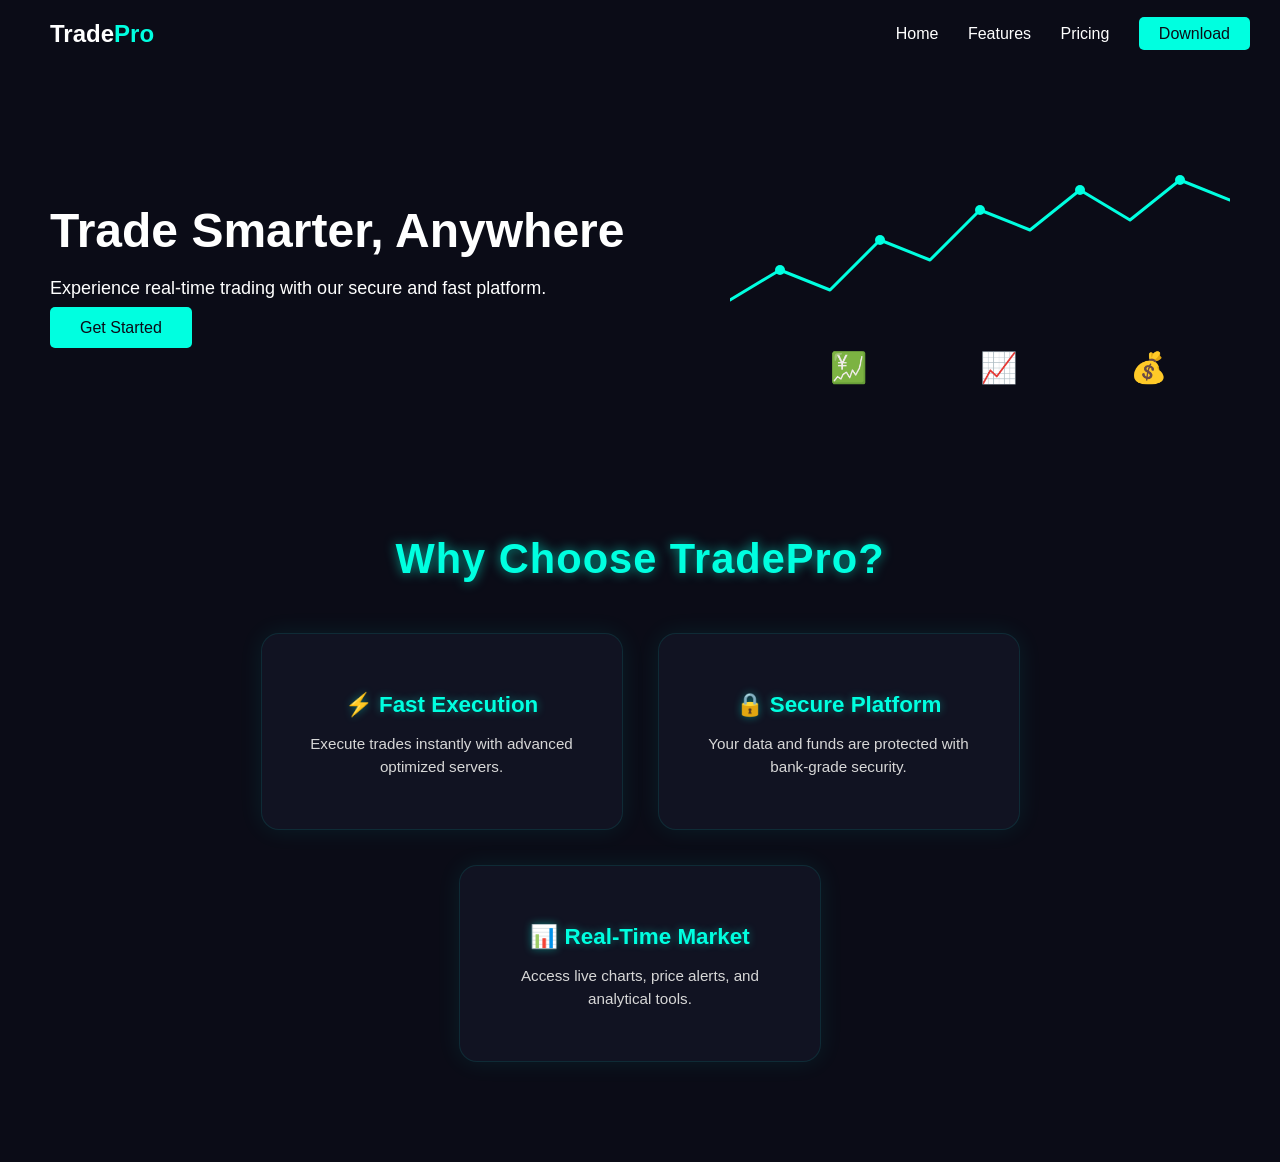
<file: Day 1/index1.html>
<!DOCTYPE html>
<html lang="en">
<head>
    <meta charset="UTF-8">
    <meta name="viewport" content="width=device-width, initial-scale=1.0">
    <title>TradePro Hero</title>
    <link rel="stylesheet" href="new.css">
</head>
<body>
    <header>
        <div class="logo">Trade<span>Pro</span></div>
        <nav class="nav-links">
            <a href="#">Home</a>
            <a href="#">Features</a>
            <a href="#">Pricing</a>
            <a href="#" class="btn">Download</a>
        </nav>
    </header>

    <section class="hero">
        <div class="hero-text">
            <h1>Trade Smarter, Anywhere</h1>
            <p>Experience real-time trading with our secure and fast platform.</p>
            <a href="#" class="btn">Get Started</a>
        </div>

        <div class="hero-animation">
            <div class="chart-container">
                <svg class="chart" viewBox="0 0 500 200">
                    <polyline class="line" points="0,150 50,120 100,140 150,90 200,110 250,60 300,80 350,40 400,70 450,30 500,50"/>
                    <circle class="dot" cx="50" cy="120" r="5"/>
                    <circle class="dot" cx="150" cy="90" r="5"/>
                    <circle class="dot" cx="250" cy="60" r="5"/>
                    <circle class="dot" cx="350" cy="40" r="5"/>
                    <circle class="dot" cx="450" cy="30" r="5"/>
                </svg>
            </div>

            <div class="floating-icons">
                <span>💹</span>
                <span>📈</span>
                <span>💰</span>
            </div>
        </div>
    </section>
        <section class="why-us">
            <h2>Why Choose TradePro?</h2>

            <div class="why-cards">
                <div class="card">
                    <h3>⚡ Fast Execution</h3>
                    <p>Execute trades instantly with advanced optimized servers.</p>
                </div>

                <div class="card">
                    <h3>🔒 Secure Platform</h3>
                    <p>Your data and funds are protected with bank-grade security.</p>
                </div>

                <div class="card">
                    <h3>📊 Real-Time Market</h3>
                    <p>Access live charts, price alerts, and analytical tools.</p>
                </div>
            </div>
        </section>

</body>
</html>
</file>
<file: Day 1/new.css>
/* General */
body {
    margin: 0;
    font-family: 'Arial', sans-serif;
    background: #0b0c17;
    color: #fff;
    overflow-x: hidden;
}

/* Header */
header {
    display: flex;
    justify-content: space-between;
    align-items: center;
    margin: 20px 50px;
    background: #0b0c17;
    position: fixed;
    width: 100%;
    top: 0;
    z-index: 100;
}

header .logo {
    font-size: 24px;
    font-weight: bold;
}

header .logo span {
    color: #00ffe0;
}

header nav a {
    margin-left: 25px;
    text-decoration: none;
    color: #fff;
    font-weight: 500;
}

header nav a.btn {
    background: #00ffe0;
    color: #0b0c17;
    padding: 8px 20px;
    border-radius: 5px;
}
.nav-links{
    padding-right: 80px;
}


/* Hero Section */
.hero {
    display: flex;
    justify-content: space-between;
    align-items: center;
    padding: 150px 50px 50px 50px;
    position: relative;
}

.hero-text h1 {
    font-size: 48px;
    margin-bottom: 20px;
}

.hero-text p {
    font-size: 18px;
    margin-bottom: 20px;
}

.hero-text .btn {
    background: #00ffe0;
    color: #0b0c17;
    padding: 12px 30px;
    border-radius: 5px;
    text-decoration: none;
}

/* Hero Animation */
.hero-animation {
    position: relative;
}

.chart-container {
    width: 500px;
    height: 200px;
}

.chart {
    width: 100%;
    height: 100%;
}

.line {
    fill: none;
    stroke: #00ffe0;
    stroke-width: 3;
    stroke-linecap: round;
    stroke-linejoin: round;
    stroke-dasharray: 1000;
    stroke-dashoffset: 1000;
    animation: draw 3s ease forwards infinite alternate;
}

.dot {
    fill: #00ffe0;
    animation: bounce 2s ease-in-out infinite alternate;
}

@keyframes draw {
    to {
        stroke-dashoffset: 0;
    }
}

@keyframes bounce {
    0% { transform: translateY(0); }
    50% { transform: translateY(-15px); }
    100% { transform: translateY(0); }
}

/* Floating Icons */
.floating-icons span {
    position: absolute;
    font-size: 30px;
    animation: float 6s linear infinite;
}

.floating-icons span:nth-child(1) { left: 20%; animation-delay: 0s; }
.floating-icons span:nth-child(2) { left: 50%; animation-delay: 2s; }
.floating-icons span:nth-child(3) { left: 80%; animation-delay: 4s; }

@keyframes float {
    0% { transform: translateY(0) rotate(0deg); opacity: 0.8; }
    50% { transform: translateY(-60px) rotate(180deg); opacity: 1; }
    100% { transform: translateY(0) rotate(360deg); opacity: 0.8; }
}

/* Responsive */
@media (max-width: 900px) {
    .hero {
        flex-direction: column;
        text-align: center;
    }

    .chart-container {
        width: 100%;
        height: 150px;
    }
}
/* WHY US – Dark Neon Theme */
.why-us {
    padding: 100px 10%;
    text-align: center;
    background: #0b0c17; /* Same as site background */
}

.why-us h2 {
    font-size: 2.6rem;
    margin-bottom: 50px;
    font-weight: 800;
    color: #00ffe0; /* Neon accent */
    text-shadow: 0 0 12px rgba(0, 255, 224, 0.6);
    letter-spacing: 1px;
}

.why-cards {
    display: flex;
    gap: 35px;
    justify-content: center;
    flex-wrap: wrap;
}

/* Card Style */
.why-cards .card {
    background: #111322;
    padding: 35px;
    width: 290px;
    border-radius: 18px;
    border: 1px solid rgba(0,255,224,0.1);
    box-shadow: 0 0 25px rgba(0,255,224,0.08);
    transition: 0.35s ease;
    position: relative;
    overflow: hidden;
}

/* Hover Effect */
.why-cards .card:hover {
    transform: translateY(-10px) scale(1.03);
    box-shadow: 0 0 40px rgba(0,255,224,0.25);
    border-color: #00ffe0;
}

/* Glow Shine Overlay */
.why-cards .card::after {
    content: "";
    position: absolute;
    top: -60%;
    left: -60%;
    width: 220%;
    height: 220%;
    background: radial-gradient(circle, rgba(0,255,224,0.15), transparent 60%);
    opacity: 0;
    transition: 0.5s ease;
}

.why-cards .card:hover::after {
    opacity: 1;
}

/* Titles */
.why-cards .card h3 {
    font-size: 1.4rem;
    margin-bottom: 12px;
    color: #00ffe0;
    font-weight: 700;
    text-shadow: 0 0 8px rgba(0,255,224,0.4);
}

/* Text */
.why-cards .card p {
    color: #d7d7d7;
    font-size: 0.95rem;
    line-height: 1.5;
}
</file>
